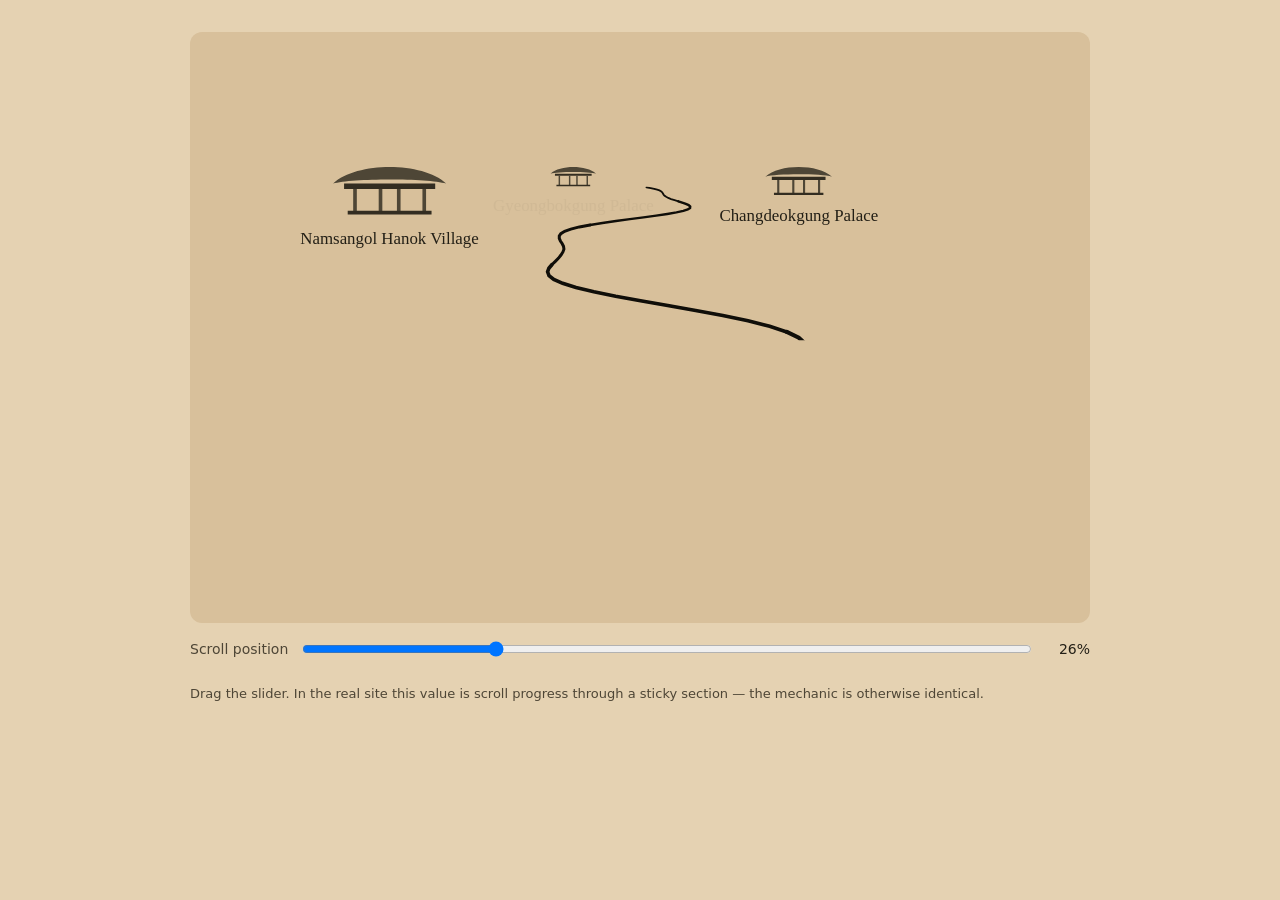
<file: journey-reference.html>
<!DOCTYPE html>
<html lang="en">
<head>
<meta charset="utf-8">
<title>Journey mechanic — reference implementation</title>
<style>
  body { margin:0; padding:32px; background:#E5D2B2; font-family:system-ui,sans-serif; }
  .frame { max-width:900px; margin:0 auto; }
  .stage { border-radius:12px; overflow:hidden; background:#D8C09B; }
  .ctl { display:flex; align-items:center; gap:12px; margin-top:16px; }
  .ctl label { font-size:14px; color:#4E4636; }
  .ctl input { flex:1; }
  .ctl span { font-size:14px; min-width:44px; text-align:right; color:#231F16; }
  p.note { max-width:900px; margin:24px auto 0; font-size:13px; line-height:1.7; color:#4E4636; }
</style>
</head>
<body>

<!--
  REFERENCE IMPLEMENTATION — the "journey" section.

  This is a WORKING DEMO of the scroll mechanic described in BUILD-PLAN.md
  section 4. Open it in a browser and drag the slider to see the intended effect.

  WHAT IT DOES
  The viewer travels forward along a road receding to a vanishing point near the
  top of the frame. A thin ink line — the road — winds left and right, drawing
  itself from the distance toward the viewer. Four locations appear as small
  paintings near the vanishing point, grow as they approach, drift outward to the
  left and right, and pass out of frame behind the viewer.

  WHEN PORTING THIS INTO THE SITE
  1. Replace the slider with scroll progress through a sticky container.
     `p` is 0 at the top of the section and 1 at the bottom. Nothing else changes.
  2. Replace the placeholder roof shapes with the four location panel images.
  3. Make the SVG fill the viewport and recompute CX from its width.
  4. Budget 400-500vh of scroll for the sticky container.

  DO NOT rewrite this using CSS 3D transforms or `perspective`. The line and the
  panels must share one vanishing point, which is far easier when one function
  drives both — and `perspective` combined with `overflow:hidden` stutters in iOS
  in-app browsers, which is where most of this site's traffic comes from.
-->

<div class="frame">
  <div class="stage">
    <svg id="sc" viewBox="0 0 640 420" style="display:block;width:100%">
      <g id="imgs"></g>   <!-- location panels, furthest drawn first -->
      <g id="ln"></g>     <!-- the road -->
    </svg>
  </div>
  <div class="ctl">
    <label for="w">Scroll position</label>
    <input type="range" id="w" min="0" max="100" step="1" value="26">
    <span id="v">26%</span>
  </div>
</div>

<p class="note">
  Drag the slider. In the real site this value is scroll progress through a
  sticky section — the mechanic is otherwise identical.
</p>

<script>
(function(){

  /* ---- Projection constants -------------------------------------------
     Everything on screen is positioned by its DEPTH (d). Scroll reduces d,
     so objects approach the viewer. One projection drives both the road and
     the panels, which is what keeps them locked to the same vanishing point. */

  var F  = 700,   // focal length. Higher = flatter, lower = more dramatic.
      CX = 320,   // horizontal centre (recompute from viewport width when porting)
      HZ = 96,    // horizon line, y. The vanishing point.
      GY = 62,    // ground plane offset below eye level
      DF = 3000,  // far clipping depth
      DN = 130;   // near clipping depth

  // Perspective scale at a given depth. This is the whole trick.
  function scale(d){ return F / d; }

  var imgs = document.getElementById('imgs'),
      ln   = document.getElementById('ln'),
      sl   = document.getElementById('w'),
      out  = document.getElementById('v'),
      L    = Math.log(DF) - Math.log(DN);

  function cl(a){ return a < 0 ? 0 : a > 1 ? 1 : a; }

  /* ---- The road, in world space ---------------------------------------
     IMPORTANT: this describes the road as seen FROM ABOVE — a plan view.
     The projection generates the on-screen curve. You never author the
     shape you see; you author the plan and let perspective do the rest.

     Amplitude is damped with distance. Without the damping the near end of
     the road swings hundreds of pixels off screen, because perspective
     magnifies everything close to the camera.

     The second sine wave at a non-integer frequency ratio is what stops the
     meander looking symmetrical and machine-made. Replacing this whole
     function with a hand-drawn plan view is an improvement — see the plan. */

  function worldX(d){
    var u   = (Math.log(DF) - Math.log(Math.max(d, DN))) / L,
        phi = u * 3.4 * Math.PI,
        amp = 95 * Math.min(1, Math.pow(d / 700, 0.6));
    return amp * (Math.sin(phi) + 0.28 * Math.sin(2.7 * phi + 1.1)) / 1.2;
  }

  /* ---- Build the road once --------------------------------------------
     Depths are sampled LOGARITHMICALLY. Linear sampling bunches all the
     detail up near the horizon and leaves the near section coarse.

     The road is drawn as six chained polyline segments with increasing
     stroke-width, because SVG cannot taper a single stroke. Round linecaps
     make the joins invisible. */

  var pts = [];
  for (var i = 0; i <= 90; i++){
    var d = DF * Math.pow(DN / DF, i / 90), k = scale(d);
    pts.push([ CX + worldX(d) * k, HZ + GY * k ]);
  }

  var seg = '';
  for (var c = 0; c < 6; c++){
    var a = c * 15, b = Math.min(90, a + 15),
        dd = 'M ' + pts[a][0].toFixed(1) + ' ' + pts[a][1].toFixed(1);
    for (var j = a + 1; j <= b; j++)
      dd += ' L ' + pts[j][0].toFixed(1) + ' ' + pts[j][1].toFixed(1);
    seg += '<path d="' + dd + '" fill="none" stroke="#100E09" stroke-width="'
         + (1.3 + c * 0.42).toFixed(2) + '" stroke-linecap="round"/>';
  }
  ln.innerHTML = seg;

  /* ---- Location panels -------------------------------------------------
     Placeholder roof shapes. Replace with the four location images.
     Each sits BESIDE the road at its own depth — offset from worldX(d), not
     from centre — so they line the road rather than floating near it. */

  var roof = '<path d="M8 40 C34 16, 106 16, 132 40 C112 34, 28 34, 8 40 Z" fill="#4E4636"/>'
           + '<path d="M20 40 h100 v6 H20 Z" fill="#332D21"/>'
           + '<path d="M32 46 v26 M60 46 v26 M80 46 v26 M108 46 v26" stroke="#4E4636" stroke-width="4"/>'
           + '<path d="M24 72 h92" stroke="#332D21" stroke-width="4"/>';

  var spots = [
    { d:3500, s:-1, n:'Gyeongbokgung Palace' },   // s = side of the road
    { d:2650, s: 1, n:'Changdeokgung Palace' },
    { d:1900, s:-1, n:'Namsangol Hanok Village' },
    { d:1150, s: 1, n:'Jeonju Hanok Village' }
  ];

  var TRAVEL = 3150;  // how much depth one full scroll covers

  function draw(val){
    var p = val / 100, off = p * TRAVEL, s = '';
    out.textContent = Math.round(val) + '%';

    // Reveal the road from far to near, so it grows TOWARD the viewer.
    ln.style.clipPath = 'inset(0 0 ' + Math.round(100 - Math.min(100, p * 130)) + '% 0)';

    // Painter's algorithm: furthest drawn first so nearer panels overlap.
    var sorted = spots
      .map(function(o){ return { o:o, d:o.d - off }; })
      .sort(function(a,b){ return b.d - a.d; });

    sorted.forEach(function(it){
      var d = it.d;
      if (d < 145) return;                    // passed the camera

      var k  = scale(d),
          x  = CX + (worldX(d) + it.o.s * 230) * k,   // beside the road
          gy = HZ + GY * k,                            // sits on the ground plane
          // fade in from the far limit, fade out as it passes. Nothing pops.
          op = Math.min(cl((3500 - d) / 400), cl((d - 165) / 320)),
          // labels only in the mid-range, at FIXED size — scaled text is absurd up close
          lo = op * cl((d - 460) / 260) * cl((2700 - d) / 520);

      if (op <= 0.01) return;

      s += '<g opacity="' + op.toFixed(2) + '" transform="translate('
         + (x - 70 * k).toFixed(1) + ',' + (gy - 84 * k).toFixed(1)
         + ') scale(' + k.toFixed(3) + ')">' + roof + '</g>';

      if (lo > 0.02)
        s += '<text x="' + x.toFixed(1) + '" y="' + (gy + 15).toFixed(1)
           + '" text-anchor="middle" font-family="serif" font-size="12"'
           + ' fill="#231F16" opacity="' + lo.toFixed(2) + '">' + it.o.n + '</text>';
    });

    imgs.innerHTML = s;
  }

  sl.addEventListener('input', function(){ draw(+sl.value); });
  draw(26);

})();
</script>
</body>
</html>
</file>
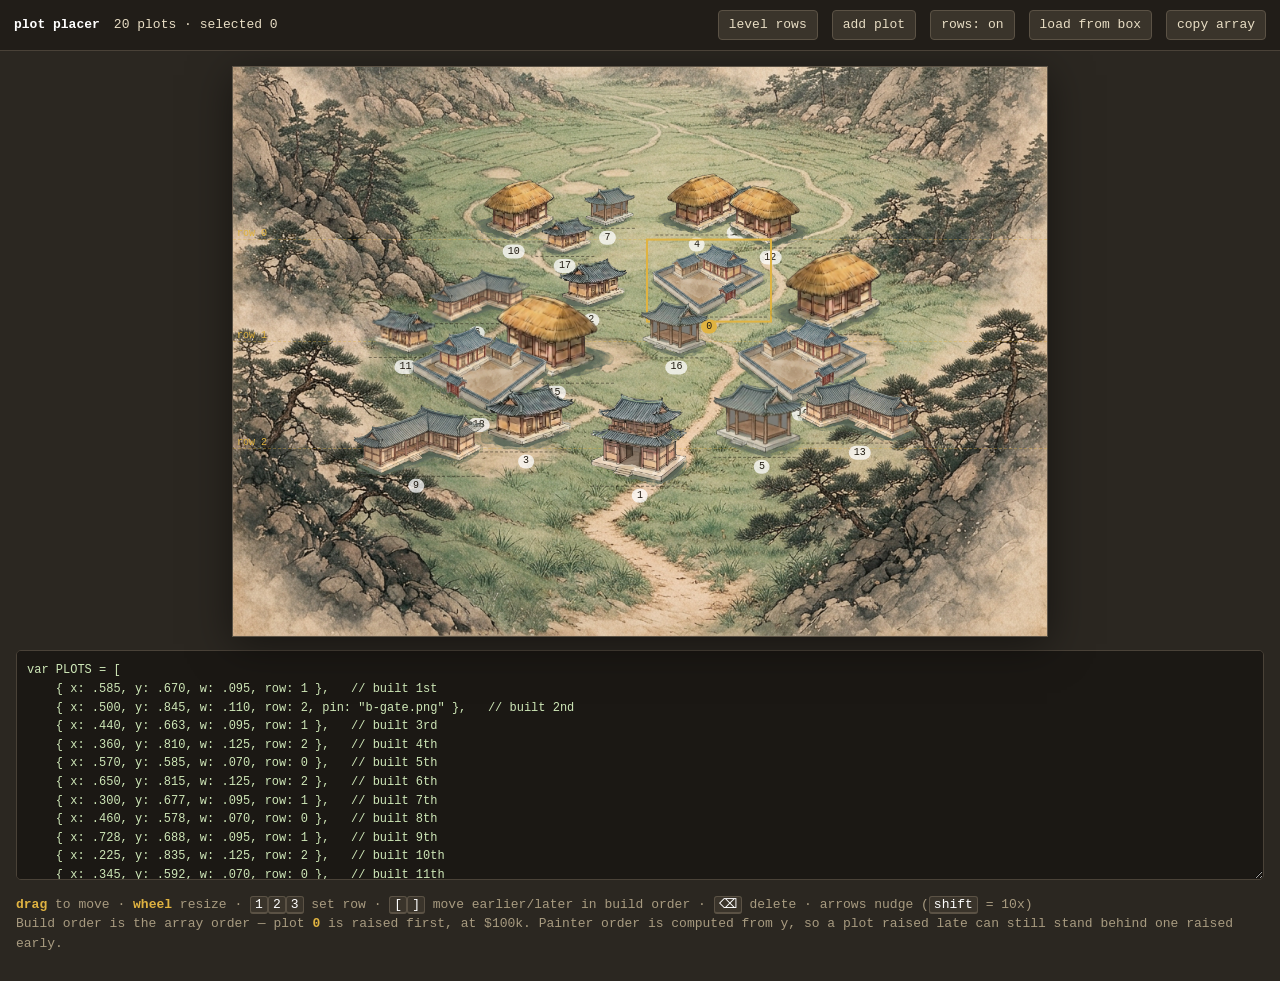
<file: tools/place.html>
<!DOCTYPE html>
<html lang="en">
<head>
<meta charset="utf-8">
<title>HANOK — village plot placer</title>
<!--
  DEV TOOL, not part of the site. Keep tools/ out of the deploy folder.

  Drag the buildings onto the base plate, then copy the array at the
  bottom into PLOTS in js/village.js.

  Why this exists: a plot's x/y/w are fractions of the base plate, so
  they change completely the moment the real Recraft art replaces the
  placeholder (different aspect, different terrain, different places a
  building can plausibly stand). Hand-editing fifteen sets of three
  numbers against a painting you cannot see is miserable and wrong.

  It draws the village exactly the way the site does — same seeded type
  assignment, same mirroring, same painter order — so what you arrange
  here is what ships.

    ?plate=field-wall   place against a different base plate
    ?seed=STRING        same as the site's ?seed=
-->
<style>
  :root{
    --paper:#DFCEA5; --ink:#211B11; --line:#8A7C61;
  }
  *{ box-sizing:border-box; }
  body{
    margin:0; background:#2b2721; color:#e8ddc4;
    font:13px/1.5 ui-monospace,Menlo,Consolas,monospace;
  }
  header{
    position:sticky; top:0; z-index:5; background:#211d18;
    border-bottom:1px solid #4a4238; padding:10px 14px;
    display:flex; gap:14px; align-items:center; flex-wrap:wrap;
  }
  header b{ color:#fff; font-weight:600; }
  header .sp{ flex:1; }
  button{
    font:inherit; background:#3a342b; color:#e8ddc4; border:1px solid #5b5245;
    border-radius:4px; padding:4px 10px; cursor:pointer;
  }
  button:hover{ background:#4a4238; }
  kbd{
    background:#3a342b; border:1px solid #5b5245; border-bottom-width:2px;
    border-radius:3px; padding:0 4px; color:#fff;
  }
  #wrap{ padding:16px; }
  #stage{
    position:relative; margin:0 auto; background:var(--paper);
    box-shadow:0 0 0 1px #5b5245, 0 8px 40px rgba(0,0,0,.5);
    user-select:none;
  }
  #plate{ display:block; width:100%; height:100%; }
  #plate.miss{ opacity:.15; }
  .plot{
    position:absolute; transform:translate(-50%,-100%);
    transform-origin:50% 100%; cursor:grab;
  }
  .plot img{ display:block; width:100%; height:auto; pointer-events:none; }
  .plot.flip img{ transform:scaleX(-1); }
  .plot::after{
    content:attr(data-i); position:absolute; left:50%; top:100%;
    transform:translate(-50%,2px);
    font:10px/1 ui-monospace,monospace; color:#211B11;
    background:rgba(255,255,255,.75); border-radius:8px; padding:2px 5px;
    pointer-events:none;
  }
  .plot .base{
    position:absolute; left:50%; bottom:0; width:100%; height:0;
    border-top:1px dashed rgba(33,27,17,.5); transform:translateX(-50%);
  }
  .plot.sel{ outline:2px solid #E0B341; outline-offset:3px; cursor:grabbing; }
  .plot.sel::after{ background:#E0B341; }
  .rowline{
    position:absolute; left:0; right:0; height:0;
    border-top:1px dashed rgba(224,179,65,.35); pointer-events:none;
  }
  .rowline span{
    position:absolute; left:4px; top:-14px; font-size:10px; color:#E0B341;
  }
  #out{
    width:100%; height:230px; margin-top:14px; background:#1b1814;
    color:#cfe8b8; border:1px solid #4a4238; border-radius:5px;
    padding:10px; font:12px/1.55 ui-monospace,monospace; resize:vertical;
  }
  #note{ margin-top:8px; color:#a89b80; }
  #note b{ color:#E0B341; }
</style>
</head>
<body>

<header>
  <b>plot placer</b>
  <span id="info">—</span>
  <span class="sp"></span>
  <button id="bLevel">level rows</button>
  <button id="bAdd">add plot</button>
  <button id="bGrid">rows: on</button>
  <button id="bLoad">load from box</button>
  <button id="bCopy">copy array</button>
</header>

<div id="wrap">
  <div id="stage">
    <img id="plate" alt="">
  </div>

  <textarea id="out" spellcheck="false"></textarea>
  <p id="note">
    <b>drag</b> to move · <b>wheel</b> resize · <kbd>1</kbd><kbd>2</kbd><kbd>3</kbd> set row
    · <kbd>[</kbd><kbd>]</kbd> move earlier/later in build order
    · <kbd>⌫</kbd> delete · arrows nudge (<kbd>shift</kbd> = 10x)
    <br>
    Build order is the array order — plot <b>0</b> is raised first, at $100k.
    Painter order is computed from y, so a plot raised late can still stand behind one raised early.
  </p>
</div>

<script>
/* ---- the same deterministic choices js/village.js makes ---------- */

/* MUST match TYPES in js/village.js (files, rows, scale) or the
   placer shows a different village than the site ships. */
var TYPES = [
  { file:"b-house.png",    scale:1.0,  rows:[0,1,2] },
  { file:"b-lhouse.png",   scale:1.35, rows:[1,2]   },
  { file:"b-pavilion.png", scale:0.95, rows:[0,1,2] },
  { file:"b-walled.png",   scale:1.5,  rows:[1,2]   },
  { file:"b-thatch.png",   scale:1.45, rows:[0,1]   },
  { file:"b-gate.png",     scale:1.1,  rows:[]      }   // pin-only
];

function qs(k){
  var m = new RegExp("[?&]" + k + "=([^&]+)").exec(location.search);
  return m ? decodeURIComponent(m[1]) : null;
}
function hash32(s){
  var h = 2166136261 >>> 0, i;
  for (i = 0; i < s.length; i++){ h ^= s.charCodeAt(i); h = Math.imul(h, 16777619) >>> 0; }
  return h >>> 0;
}
function rnd(seed){
  var t = (seed + 0x6D2B79F5) >>> 0;
  t = Math.imul(t ^ (t >>> 15), t | 1) >>> 0;
  t = (t ^ (t + Math.imul(t ^ (t >>> 7), t | 61))) >>> 0;
  return ((t ^ (t >>> 14)) >>> 0) / 4294967296;
}
var SEED = hash32(qs("seed") || "hanok");

function assign(){
  var order = PLOTS.map(function(_, i){ return i; }).sort(function(a, b){
    return PLOTS[a].row - PLOTS[b].row || PLOTS[a].x - PLOTS[b].x;
  });
  var out = [], prev = null, prevRow = -1;
  order.forEach(function(i){
    if (PLOTS[i].pin){
      var pinned = TYPES.filter(function(t){ return t.file === PLOTS[i].pin; })[0];
      if (pinned){ out[i] = pinned; return; }
    }
    var ok = TYPES.filter(function(t){ return t.rows.indexOf(PLOTS[i].row) >= 0; });
    if (!ok.length) ok = TYPES.filter(function(t){ return t.rows.length; });
    var at = Math.floor(rnd(SEED ^ Math.imul(i + 1, 2654435761)) * ok.length) % ok.length;
    if (ok.length > 1 && PLOTS[i].row === prevRow && ok[at] === prev) at = (at + 1) % ok.length;
    out[i] = ok[at];
    prev = ok[at]; prevRow = PLOTS[i].row;
  });
  return out;
}
function flipped(i){ return rnd(SEED ^ Math.imul(i + 101, 40503)) < 0.45; }

/* ---- starting positions ----------------------------------------- */
/* Paste the live array from js/village.js into the box and hit
   "load from box" to edit what is actually shipping.

   Coordinates are in the SQUARE MASTER's space (field-square.png),
   exactly as js/village.js stores them; the crop table below remaps
   for whichever band is being displayed. MUST match PLATE_CROP in
   js/village.js. */

var PLATE_CROP = {
  "field":        [0.410, 1],
  "field-tall":   [0.195, 1],
  "field-wide":   [0.547, 1],
  "field-square": [0, 1]
};
var CROP = PLATE_CROP[(qs("plate") || "field")] || [0, 1];
function toPlate(y){ return (y - CROP[0]) / (CROP[1] - CROP[0]); }
function toMaster(y){ return CROP[0] + y * (CROP[1] - CROP[0]); }

var PLOTS = [
  { x:.585, y:.670, w:.095, row:1 },
  { x:.500, y:.845, w:.110, row:2, pin:"b-gate.png" },
  { x:.440, y:.663, w:.095, row:1 },
  { x:.360, y:.810, w:.125, row:2 },
  { x:.570, y:.585, w:.070, row:0 },
  { x:.650, y:.815, w:.125, row:2 },
  { x:.300, y:.677, w:.095, row:1 },
  { x:.460, y:.578, w:.070, row:0 },
  { x:.728, y:.688, w:.095, row:1 },
  { x:.225, y:.835, w:.125, row:2 },
  { x:.345, y:.592, w:.070, row:0 },
  { x:.212, y:.712, w:.090, row:1 },
  { x:.660, y:.598, w:.070, row:0 },
  { x:.770, y:.800, w:.115, row:2 },
  { x:.620, y:.573, w:.070, row:0 },
  { x:.395, y:.738, w:.100, row:1 },
  { x:.545, y:.712, w:.095, row:1 },
  { x:.408, y:.607, w:.072, row:0 },
  { x:.302, y:.772, w:.115, row:2 },
  { x:.700, y:.760, w:.110, row:2 }
];

/* ---- wiring ----------------------------------------------------- */

var stage = document.getElementById("stage"),
    plate = document.getElementById("plate"),
    out   = document.getElementById("out"),
    info  = document.getElementById("info"),
    sel   = 0, showRows = true, drag = null;

var BASE = (qs("plate") || "field") + ".png";
plate.onerror = function(){
  plate.classList.add("miss");
  stage.style.aspectRatio = "900 / 380";
  info.textContent = "art/village/" + BASE + " missing — placing on a blank field";
  draw();
};
plate.onload = function(){
  stage.style.aspectRatio = plate.naturalWidth + " / " + plate.naturalHeight;
  info.textContent = BASE + "  " + plate.naturalWidth + "x" + plate.naturalHeight;
  fit();
  draw();
};
plate.src = "../art/village/" + BASE;

/* Fit the whole plate on screen. You cannot judge where a building
   stands while scrolling past half the field. */
function fit(){
  var ar = (plate.naturalWidth && plate.naturalHeight)
         ? plate.naturalWidth / plate.naturalHeight : 900 / 380;
  var w = Math.min(window.innerWidth - 32, 1500, (window.innerHeight - 330) * ar);
  stage.style.width = Math.max(420, w) + "px";
}
window.addEventListener("resize", fit);
fit();

function rowY(r){
  var ys = PLOTS.filter(function(p){ return p.row === r; }).map(function(p){ return p.y; });
  return ys.length ? ys.reduce(function(a, b){ return a + b; }, 0) / ys.length : null;
}

function draw(){
  var chosen = assign();
  Array.prototype.slice.call(stage.querySelectorAll(".plot,.rowline"))
    .forEach(function(n){ n.remove(); });

  if (showRows){
    [0, 1, 2].forEach(function(r){
      var y = rowY(r);
      if (y === null) return;
      var l = document.createElement("div");
      l.className = "rowline";
      l.style.top = (toPlate(y) * 100) + "%";
      l.innerHTML = "<span>row " + r + "</span>";
      stage.appendChild(l);
    });
  }

  PLOTS.map(function(_, i){ return i; })
    .sort(function(a, b){ return PLOTS[a].y - PLOTS[b].y; })
    .forEach(function(i){
      var p = PLOTS[i], d = document.createElement("div");
      d.className = "plot" + (i === sel ? " sel" : "") + (flipped(i) ? " flip" : "");
      d.style.left  = (p.x * 100) + "%";
      d.style.top   = (toPlate(p.y) * 100) + "%";
      d.style.width = (p.w * (chosen[i].scale || 1) * 100) + "%";
      d.setAttribute("data-i", i);
      d.innerHTML = '<img src="../art/village/' + chosen[i].file + '" alt=""><i class="base"></i>';
      d.addEventListener("mousedown", function(e){
        e.preventDefault();
        sel = i;
        var r = stage.getBoundingClientRect();
        drag = { i: i, dx: p.x - (e.clientX - r.left) / r.width,
                       dy: toPlate(p.y) - (e.clientY - r.top) / r.height };
        draw();
      });
      stage.appendChild(d);
    });

  emit();
}

window.addEventListener("mousemove", function(e){
  if (!drag) return;
  var r = stage.getBoundingClientRect(), p = PLOTS[drag.i];
  p.x = Math.max(0, Math.min(1, (e.clientX - r.left) / r.width + drag.dx));
  p.y = toMaster(Math.max(0, Math.min(1, (e.clientY - r.top) / r.height + drag.dy)));
  place();
});
window.addEventListener("mouseup", function(){
  if (drag){ drag = null; draw(); }
});

/* move only, without rebuilding the DOM — keeps dragging smooth */
function place(){
  var chosen = assign();
  Array.prototype.slice.call(stage.querySelectorAll(".plot")).forEach(function(d){
    var i = +d.getAttribute("data-i"), p = PLOTS[i];
    d.style.left = (p.x * 100) + "%";
    d.style.top  = (toPlate(p.y) * 100) + "%";
    d.style.width = (p.w * (chosen[i].scale || 1) * 100) + "%";
  });
  emit();
}

stage.addEventListener("wheel", function(e){
  if (!PLOTS[sel]) return;
  e.preventDefault();
  PLOTS[sel].w = Math.max(.02, Math.min(.6, PLOTS[sel].w * (e.deltaY > 0 ? .96 : 1.042)));
  place();
}, { passive: false });

window.addEventListener("keydown", function(e){
  var p = PLOTS[sel];
  if (document.activeElement === out) return;
  var step = (e.shiftKey ? .01 : .001);
  if (e.key === "ArrowLeft"  && p){ p.x -= step; place(); e.preventDefault(); }
  else if (e.key === "ArrowRight" && p){ p.x += step; place(); e.preventDefault(); }
  else if (e.key === "ArrowUp"    && p){ p.y -= step; place(); e.preventDefault(); }
  else if (e.key === "ArrowDown"  && p){ p.y += step; place(); e.preventDefault(); }
  else if (e.key === "1" && p){ p.row = 0; draw(); }
  else if (e.key === "2" && p){ p.row = 1; draw(); }
  else if (e.key === "3" && p){ p.row = 2; draw(); }
  else if (e.key === "[" && sel > 0){
    PLOTS.splice(sel - 1, 0, PLOTS.splice(sel, 1)[0]); sel--; draw();
  }
  else if (e.key === "]" && sel < PLOTS.length - 1){
    PLOTS.splice(sel + 1, 0, PLOTS.splice(sel, 1)[0]); sel++; draw();
  }
  else if (e.key === "Backspace" || e.key === "Delete"){
    if (PLOTS.length > 1){ PLOTS.splice(sel, 1); sel = Math.max(0, sel - 1); draw(); }
  }
});

document.getElementById("bAdd").onclick = function(){
  var p = PLOTS[sel] || { x:.5, y:.7, w:.17, row:1 };
  PLOTS.push({ x: Math.min(.95, p.x + .06), y: p.y, w: p.w, row: p.row });
  sel = PLOTS.length - 1;
  draw();
};
document.getElementById("bGrid").onclick = function(){
  showRows = !showRows;
  this.textContent = "rows: " + (showRows ? "on" : "off");
  draw();
};
/* Snap every plot in a row onto that row's mean ground line. Buildings
   in one depth band must share a ground line or the perspective reads
   as broken — much easier to enforce with a button than by eye. */
document.getElementById("bLevel").onclick = function(){
  [0, 1, 2].forEach(function(r){
    var y = rowY(r);
    if (y === null) return;
    PLOTS.forEach(function(p){ if (p.row === r) p.y = y; });
  });
  draw();
};
document.getElementById("bLoad").onclick = function(){
  try {
    var txt = out.value.trim().replace(/^var\s+PLOTS\s*=\s*/, "").replace(/;\s*$/, "");
    var v = JSON.parse(txt.replace(/(\w+)\s*:/g, '"$1":').replace(/,\s*([\]}])/g, "$1"));
    if (!Array.isArray(v) || !v.length) throw new Error("not an array of plots");
    PLOTS = v.map(function(p){
      var o = { x:+p.x, y:+p.y, w:+p.w, row: p.row | 0 };
      if (p.pin) o.pin = String(p.pin);
      return o;
    });
    sel = 0;
    draw();
  } catch (err){
    info.textContent = "could not parse: " + err.message;
  }
};
document.getElementById("bCopy").onclick = function(){
  out.select();
  document.execCommand("copy");
  info.textContent = "copied " + PLOTS.length + " plots";
};

function emit(){
  var w = Math.max.apply(null, PLOTS.map(function(p){ return p.w.toFixed(3).length; }));
  out.value = "var PLOTS = [\n" + PLOTS.map(function(p, i){
    return "    { x: " + p.x.toFixed(3).replace(/^0/, "") +
           ", y: " + p.y.toFixed(3).replace(/^0/, "") +
           ", w: " + p.w.toFixed(3).replace(/^0/, "").padEnd(w - 1) +
           ", row: " + p.row +
           (p.pin ? ', pin: "' + p.pin + '"' : "") + " }" +
           (i < PLOTS.length - 1 ? "," : "") +
           "   // built " + (i + 1) + (i === 0 ? "st" : i === 1 ? "nd" : i === 2 ? "rd" : "th");
  }).join("\n") + "\n  ];";
  info.textContent = PLOTS.length + " plots · selected " + sel;
}

draw();
</script>
</body>
</html>
</file>
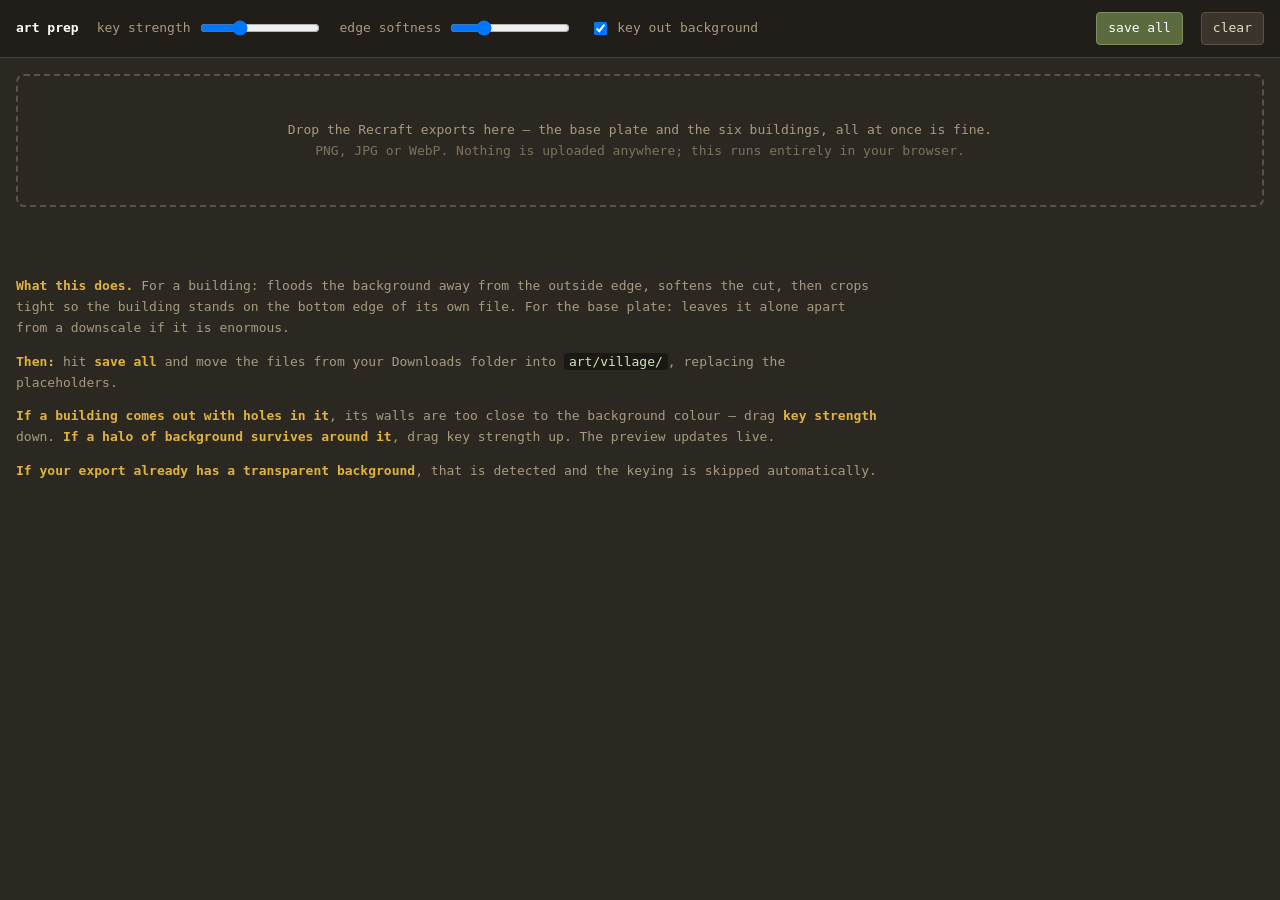
<file: tools/prep.html>
<!DOCTYPE html>
<html lang="en">
<head>
<meta charset="utf-8">
<title>HANOK — village art prep</title>
<!--
  DEV TOOL, not part of the site. Keep tools/ out of the deploy folder.

  Drop the raw Recraft exports here. It keys out the background, trims to
  the building, and saves it with the right filename — so nothing has to
  be cropped by hand.

  Why the trim matters: js/village.js anchors a building by its
  BOTTOM-CENTRE, so a plot's y is the ground line. A building floating in
  the middle of a 1024x1024 export would stand a quarter of the way up in
  the air. A tight crop makes the bottom edge the ground line, which is
  the only contract the engine has.

  The keying floods in from the BORDER rather than removing every pixel
  that matches the background colour. A hanok's hanji walls are nearly
  parchment-coloured; a global colour key eats them and leaves a
  building with holes punched through it.
-->
<style>
  *{ box-sizing:border-box; }
  body{
    margin:0; background:#2b2721; color:#e8ddc4;
    font:13px/1.6 ui-monospace,Menlo,Consolas,monospace;
  }
  header{
    position:sticky; top:0; z-index:5; background:#211d18;
    border-bottom:1px solid #4a4238; padding:12px 16px;
    display:flex; gap:18px; align-items:center; flex-wrap:wrap;
  }
  header b{ color:#fff; }
  .sp{ flex:1; }
  label{ display:flex; gap:7px; align-items:center; color:#a89b80; }
  input[type=range]{ width:120px; }
  button{
    font:inherit; background:#3a342b; color:#e8ddc4; border:1px solid #5b5245;
    border-radius:4px; padding:5px 11px; cursor:pointer;
  }
  button:hover{ background:#4a4238; }
  button.go{ background:#5b6a3f; border-color:#7d8f5b; color:#fff; }
  #drop{
    margin:16px; padding:44px; border:2px dashed #5b5245; border-radius:8px;
    text-align:center; color:#a89b80;
  }
  #drop.hot{ border-color:#E0B341; color:#E0B341; background:#332e26; }
  #cards{ display:flex; flex-wrap:wrap; gap:14px; padding:0 16px 40px; }
  .card{
    background:#211d18; border:1px solid #4a4238; border-radius:7px;
    padding:11px; width:290px;
  }
  .card h3{ margin:0 0 8px; font-size:12px; color:#a89b80; font-weight:400;
            overflow:hidden; text-overflow:ellipsis; white-space:nowrap; }
  .shot{
    background:#DFCEA5
      repeating-conic-gradient(rgba(0,0,0,.05) 0 25%, transparent 0 50%) 0 0/16px 16px;
    border-radius:4px; display:flex; align-items:flex-end; justify-content:center;
    height:200px; overflow:hidden;
  }
  .shot canvas{ max-width:100%; max-height:200px; display:block; }
  .row{ display:flex; gap:7px; align-items:center; margin-top:9px; }
  select{
    font:inherit; background:#3a342b; color:#e8ddc4; border:1px solid #5b5245;
    border-radius:4px; padding:4px; flex:1;
  }
  .meta{ color:#7e735f; font-size:11px; margin-top:6px; }
  .warn{ color:#E0B341; }
  #help{ padding:0 16px 30px; color:#a89b80; max-width:900px; }
  #help b{ color:#E0B341; }
  code{ background:#1b1814; padding:1px 5px; border-radius:3px; color:#cfe8b8; }
</style>
</head>
<body>

<header>
  <b>art prep</b>
  <label>key strength <input type="range" id="tol" min="4" max="140" value="46"></label>
  <label>edge softness <input type="range" id="feather" min="0" max="4" value="1"></label>
  <label><input type="checkbox" id="autokey" checked> key out background</label>
  <span class="sp"></span>
  <button id="all" class="go">save all</button>
  <button id="clear">clear</button>
</header>

<div id="drop">
  Drop the Recraft exports here — the base plate and the six buildings, all at once is fine.
  <br><span style="color:#7e735f">PNG, JPG or WebP. Nothing is uploaded anywhere; this runs entirely in your browser.</span>
</div>

<div id="cards"></div>

<div id="help">
  <p><b>What this does.</b> For a building: floods the background away from
  the outside edge, softens the cut, then crops tight so the building
  stands on the bottom edge of its own file. For the base plate: leaves it
  alone apart from a downscale if it is enormous.</p>
  <p><b>Then:</b> hit <b>save all</b> and move the files from your Downloads
  folder into <code>art/village/</code>, replacing the placeholders.</p>
  <p><b>If a building comes out with holes in it</b>, its walls are too
  close to the background colour — drag <b>key strength</b> down. <b>If a
  halo of background survives around it</b>, drag key strength up. The
  preview updates live.</p>
  <p><b>If your export already has a transparent background</b>, that is
  detected and the keying is skipped automatically.</p>
</div>

<script>
var NAMES = [
  ["field.png",       "base plate — the valley"],
  ["field-wall.png",  "base plate — walled variant"],
  ["b-house.png",     "building — house"],
  ["b-lhouse.png",    "building — L-shaped house"],
  ["b-pavilion.png",  "building — pavilion"],
  ["b-walled.png",    "building — walled house"],
  ["b-thatch.png",    "building — thatched farmhouse"],
  ["b-gate.png",      "building — gate pavilion"]
];

var cards = [], used = 0;
var $ = function(id){ return document.getElementById(id); };

/* ---- image work -------------------------------------------------- */

function hasRealAlpha(px){
  /* any meaningfully transparent pixel anywhere in the border ring means
     the export already carries alpha and must not be keyed again */
  for (var i = 3; i < px.length; i += 4) if (px[i] < 240) return true;
  return false;
}

/* Flood the background inwards from every border pixel. Only what is
   CONNECTED to the outside is removed, so pale interior walls survive. */
function keyBorder(px, w, h, tol){
  var r = 0, g = 0, b = 0, n = 0, x, y, p, i;
  for (x = 0; x < w; x++){
    [0, h - 1].forEach(function(yy){
      p = (yy * w + x) * 4; r += px[p]; g += px[p+1]; b += px[p+2]; n++;
    });
  }
  for (y = 0; y < h; y++){
    [0, w - 1].forEach(function(xx){
      p = (y * w + xx) * 4; r += px[p]; g += px[p+1]; b += px[p+2]; n++;
    });
  }
  r /= n; g /= n; b /= n;

  var seen = new Uint8Array(w * h), stack = [];
  function push(sx, sy){
    if (sx < 0 || sy < 0 || sx >= w || sy >= h) return;
    var idx = sy * w + sx;
    if (seen[idx]) return;
    seen[idx] = 1;
    var q = idx * 4;
    if (Math.abs(px[q] - r) + Math.abs(px[q+1] - g) + Math.abs(px[q+2] - b) <= tol){
      px[q + 3] = 0;
      stack.push(sx, sy);
    }
  }
  for (x = 0; x < w; x++){ push(x, 0); push(x, h - 1); }
  for (y = 0; y < h; y++){ push(0, y); push(w - 1, y); }
  while (stack.length){
    y = stack.pop(); x = stack.pop();
    push(x + 1, y); push(x - 1, y); push(x, y + 1); push(x, y - 1);
  }
}

/* separable box blur on the alpha channel only — softens the cut so the
   building does not read as a sticker with a scissored edge */
function featherAlpha(px, w, h, rad){
  if (rad < 1) return;
  var a = new Float32Array(w * h), t = new Float32Array(w * h), i, x, y, s, c, k;
  for (i = 0; i < w * h; i++) a[i] = px[i * 4 + 3];
  for (y = 0; y < h; y++){
    for (x = 0; x < w; x++){
      s = 0; c = 0;
      for (k = -rad; k <= rad; k++){
        if (x + k >= 0 && x + k < w){ s += a[y * w + x + k]; c++; }
      }
      t[y * w + x] = s / c;
    }
  }
  for (x = 0; x < w; x++){
    for (y = 0; y < h; y++){
      s = 0; c = 0;
      for (k = -rad; k <= rad; k++){
        if (y + k >= 0 && y + k < h){ s += t[(y + k) * w + x]; c++; }
      }
      px[(y * w + x) * 4 + 3] = s / c;
    }
  }
}

function bbox(px, w, h){
  var x0 = w, y0 = h, x1 = -1, y1 = -1, x, y, a;
  for (y = 0; y < h; y++){
    for (x = 0; x < w; x++){
      a = px[(y * w + x) * 4 + 3];
      if (a > 10){
        if (x < x0) x0 = x;
        if (x > x1) x1 = x;
        if (y < y0) y0 = y;
        if (y > y1) y1 = y;
      }
    }
  }
  return x1 < 0 ? null : { x: x0, y: y0, w: x1 - x0 + 1, h: y1 - y0 + 1 };
}

function build(card){
  var img = card.img, isPlate = card.name.indexOf("field") === 0;
  var w = img.naturalWidth, h = img.naturalHeight, scale = 1;

  if (isPlate){
    /* leave the plate alone; just cap it so a 4k export is not shipped */
    scale = Math.min(1, 2048 / w);
    var pc = document.createElement("canvas");
    pc.width = Math.round(w * scale); pc.height = Math.round(h * scale);
    pc.getContext("2d").drawImage(img, 0, 0, pc.width, pc.height);
    card.out = pc;
    card.note = pc.width + "x" + pc.height + (scale < 1 ? " (downscaled)" : " (unchanged)");
    return;
  }

  var c = document.createElement("canvas");
  c.width = w; c.height = h;
  var ctx = c.getContext("2d", { willReadFrequently: true });
  ctx.drawImage(img, 0, 0);
  var id = ctx.getImageData(0, 0, w, h), px = id.data;

  var already = hasRealAlpha(px);
  if (!already && $("autokey").checked) keyBorder(px, w, h, +$("tol").value);
  featherAlpha(px, w, h, +$("feather").value);
  ctx.putImageData(id, 0, 0);

  var bb = bbox(px, w, h);
  if (!bb){
    card.out = null;
    card.note = "nothing left after keying — turn key strength down";
    card.warn = true;
    return;
  }

  var o = document.createElement("canvas");
  o.width = bb.w; o.height = bb.h;
  o.getContext("2d").drawImage(c, bb.x, bb.y, bb.w, bb.h, 0, 0, bb.w, bb.h);
  card.out = o;
  card.warn = false;
  card.note = bb.w + "x" + bb.h + " · trimmed from " + w + "x" + h +
              (already ? " · already transparent, not keyed" : "");
}

/* ---- ui ---------------------------------------------------------- */

function render(){
  var host = $("cards");
  host.innerHTML = "";
  cards.forEach(function(card, i){
    build(card);
    var d = document.createElement("div");
    d.className = "card";
    d.innerHTML =
      '<h3>' + card.file.name + '</h3>' +
      '<div class="shot"></div>' +
      '<div class="row"><select></select><button>save</button></div>' +
      '<div class="meta' + (card.warn ? " warn" : "") + '">' + card.note + '</div>';
    var shot = d.querySelector(".shot");
    if (card.out) shot.appendChild(card.out);

    var sel = d.querySelector("select");
    NAMES.forEach(function(nm){
      var o = document.createElement("option");
      o.value = nm[0];
      o.textContent = nm[0] + "  ·  " + nm[1];
      if (nm[0] === card.name) o.selected = true;
      sel.appendChild(o);
    });
    sel.onchange = function(){ card.name = sel.value; render(); };
    d.querySelector("button").onclick = function(){ save(card); };
    host.appendChild(d);
  });
}

function save(card){
  if (!card.out) return;
  card.out.toBlob(function(blob){
    var a = document.createElement("a");
    a.href = URL.createObjectURL(blob);
    a.download = card.name;
    a.click();
    setTimeout(function(){ URL.revokeObjectURL(a.href); }, 4000);
  }, "image/png");
}

function add(files){
  Array.prototype.forEach.call(files, function(f){
    if (!/^image\//.test(f.type)) return;
    var img = new Image();
    img.onload = function(){
      /* guess the slot from the filename, else take the next unused one */
      var guess = null, low = f.name.toLowerCase();
      NAMES.forEach(function(nm){
        var stem = nm[0].replace(/^b-|\.png$/g, "");
        if (!guess && low.indexOf(stem) >= 0) guess = nm[0];
      });
      cards.push({ file: f, img: img, name: guess || NAMES[Math.min(used++, NAMES.length - 1)][0] });
      render();
    };
    img.src = URL.createObjectURL(f);
  });
}

var drop = $("drop");
["dragenter", "dragover"].forEach(function(e){
  drop.addEventListener(e, function(ev){ ev.preventDefault(); drop.classList.add("hot"); });
});
["dragleave", "drop"].forEach(function(e){
  drop.addEventListener(e, function(ev){ ev.preventDefault(); drop.classList.remove("hot"); });
});
drop.addEventListener("drop", function(ev){ add(ev.dataTransfer.files); });
drop.addEventListener("click", function(){
  var inp = document.createElement("input");
  inp.type = "file"; inp.multiple = true; inp.accept = "image/*";
  inp.onchange = function(){ add(inp.files); };
  inp.click();
});
document.addEventListener("dragover", function(e){ e.preventDefault(); });
document.addEventListener("drop", function(e){ e.preventDefault(); });

$("tol").oninput = $("feather").oninput = $("autokey").onchange = render;
$("all").onclick = function(){ cards.forEach(function(c, i){ setTimeout(function(){ save(c); }, i * 350); }); };
$("clear").onclick = function(){ cards = []; used = 0; render(); };
</script>
</body>
</html>
</file>
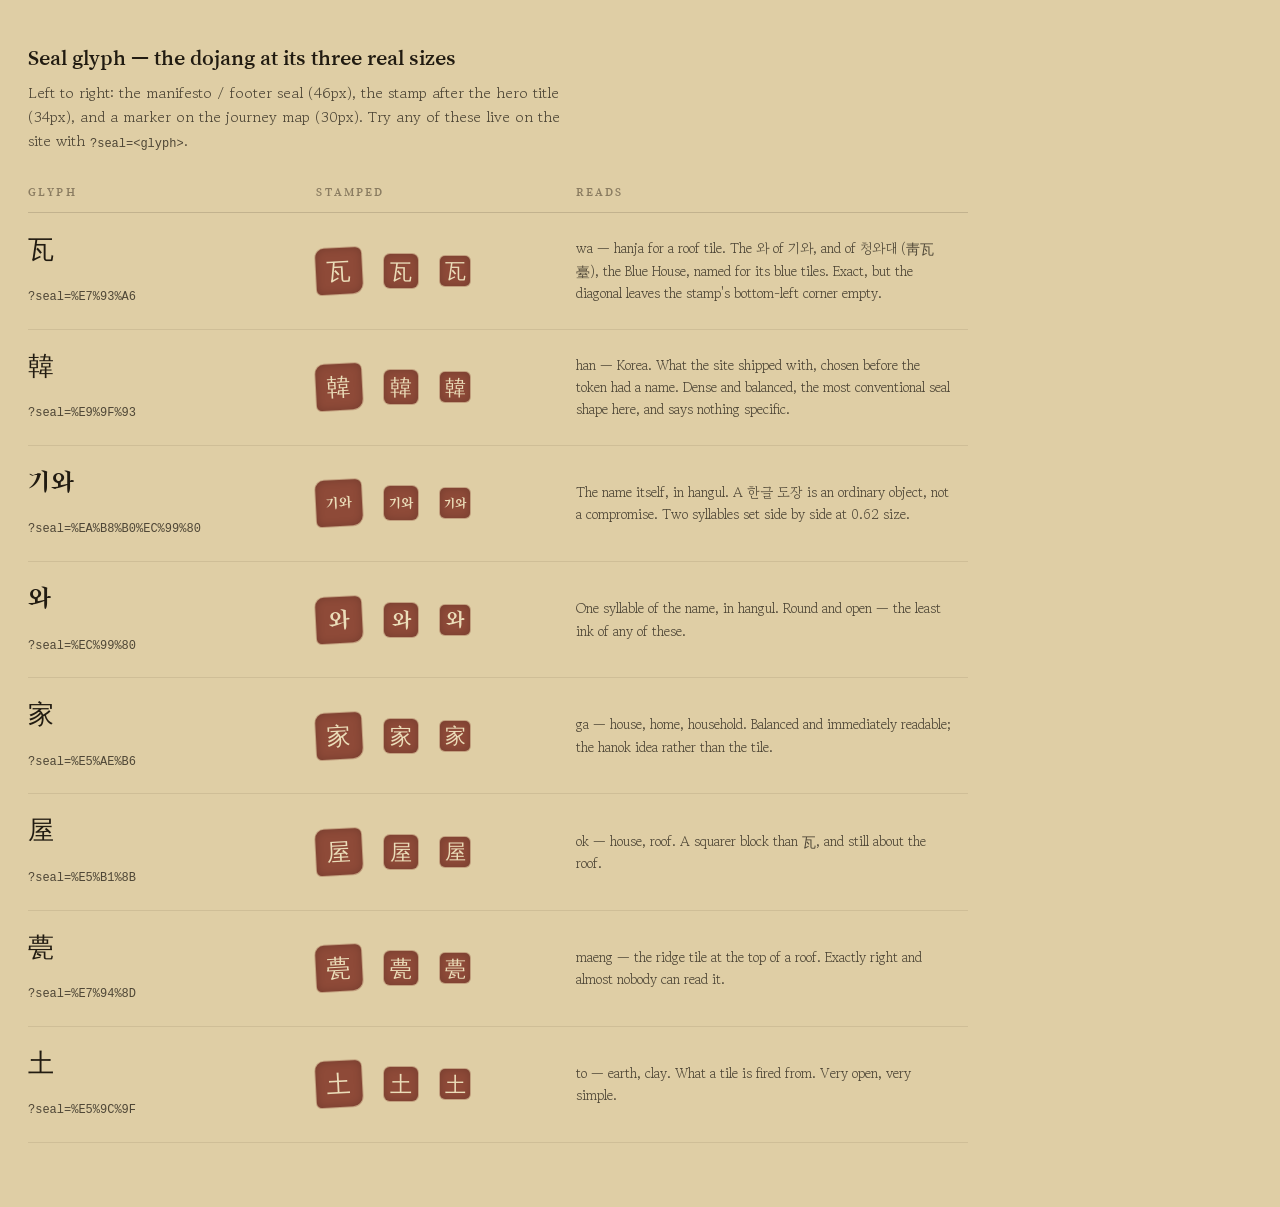
<file: tools/seal.html>
<!DOCTYPE html>
<html lang="en">
<head>
<meta charset="utf-8">
<title>HANOK — seal glyph comparison</title>
<!-- Dev-only. Draws the dojang at its three real sizes for each
     candidate glyph, in the site's own face and colours, so the choice
     can be made by looking instead of by description. The winner goes
     into CONFIG.token.seal (js/config.js) AND the favicon data-URI in
     index.html. Not part of the site — tools/ never ships. -->
<link rel="preconnect" href="https://fonts.googleapis.com">
<link rel="preconnect" href="https://fonts.gstatic.com" crossorigin>
<link href="https://fonts.googleapis.com/css2?family=Song+Myung&family=Gowun+Batang:wght@400;700&display=swap" rel="stylesheet">
<style>
  :root{
    --paper: #DFCEA5; --paper-light: #EBDDB9; --ink: #211B11;
    --ink-soft: #4E4636; --ink-faint: #8A7C61; --seal: #8E4A38;
    --font-display: "Song Myung", serif;
  }
  body{
    margin: 0; padding: 40px 28px 64px;
    background: var(--paper); color: var(--ink);
    font: 15px/1.6 "Gowun Batang", Georgia, serif;
  }
  h1{ font-family: var(--font-display); font-weight: 400; font-size: 22px; margin: 0 0 6px; }
  p.note{ color: var(--ink-soft); margin: 0 0 30px; max-width: 62ch; }
  table{ border-collapse: collapse; width: 100%; max-width: 940px; }
  th{
    font-family: var(--font-display); font-weight: 400; text-align: left;
    font-size: 12px; letter-spacing: .18em; text-transform: uppercase;
    color: var(--ink-faint); padding: 0 14px 10px 0; border-bottom: 1px solid rgba(138,124,97,.34);
  }
  td{ padding: 16px 14px 16px 0; border-bottom: 1px solid rgba(138,124,97,.2); vertical-align: middle; }
  td.gloss{ color: var(--ink-soft); font-size: 14px; max-width: 30ch; }
  code{ font: 12px ui-monospace, Consolas, monospace; color: var(--ink-soft); }

  /* the stamp itself, exactly as css/site.css cuts it */
  .seal{
    background: var(--seal); color: var(--paper-light);
    display: grid; place-items: center;
    font-family: var(--font-display); line-height: 1;
    box-shadow: 0 0 0 1px rgba(142,74,56,.35), inset 0 0 8px rgba(0,0,0,.18);
  }
  .s-hero{ width: 46px; height: 46px; border-radius: 9px 6px 10px 5px; transform: rotate(-3deg); }
  .s-title{ width: 34px; height: 34px; border-radius: 6px; }
  .s-mark{ width: 30px; height: 30px; border-radius: 5px; }
  .row{ display: flex; align-items: center; gap: 22px; }
</style>
</head>
<body>
<h1>Seal glyph — the dojang at its three real sizes</h1>
<p class="note">
  Left to right: the manifesto / footer seal (46px), the stamp after the
  hero title (34px), and a marker on the journey map (30px). Try any of
  these live on the site with <code>?seal=&lt;glyph&gt;</code>.
</p>
<table id="t">
  <thead><tr><th>Glyph</th><th>Stamped</th><th>Reads</th></tr></thead>
  <tbody></tbody>
</table>

<script>
var CANDIDATES = [
  ["瓦",   "wa — hanja for a roof tile. The 와 of 기와, and of 청와대 (靑瓦臺), the Blue House, named for its blue tiles. Exact, but the diagonal leaves the stamp's bottom-left corner empty."],
  ["韓",   "han — Korea. What the site shipped with, chosen before the token had a name. Dense and balanced, the most conventional seal shape here, and says nothing specific."],
  ["기와", "The name itself, in hangul. A 한글 도장 is an ordinary object, not a compromise. Two syllables set side by side at 0.62 size."],
  ["와",   "One syllable of the name, in hangul. Round and open — the least ink of any of these."],
  ["家",   "ga — house, home, household. Balanced and immediately readable; the hanok idea rather than the tile."],
  ["屋",   "ok — house, roof. A squarer block than 瓦, and still about the roof."],
  ["甍",   "maeng — the ridge tile at the top of a roof. Exactly right and almost nobody can read it."],
  ["土",   "to — earth, clay. What a tile is fired from. Very open, very simple."]
];
var tb = document.querySelector("#t tbody");
CANDIDATES.forEach(function(c){
  var g = c[0], q = g.length > 1 ? 0.62 : 1;
  var tr = document.createElement("tr");
  tr.innerHTML =
    '<td style="font-family:var(--font-display);font-size:26px">' + g +
      '<div><code>?seal=' + encodeURIComponent(g) + '</code></div></td>' +
    '<td><div class="row">' +
      '<div class="seal s-hero"  style="font-size:' + (24 * q) + 'px">' + g + '</div>' +
      '<div class="seal s-title" style="font-size:' + (22 * q) + 'px">' + g + '</div>' +
      '<div class="seal s-mark"  style="font-size:' + (21 * q) + 'px">' + g + '</div>' +
    '</div></td>' +
    '<td class="gloss">' + c[1] + '</td>';
  tb.appendChild(tr);
});
</script>
</body>
</html>
</file>
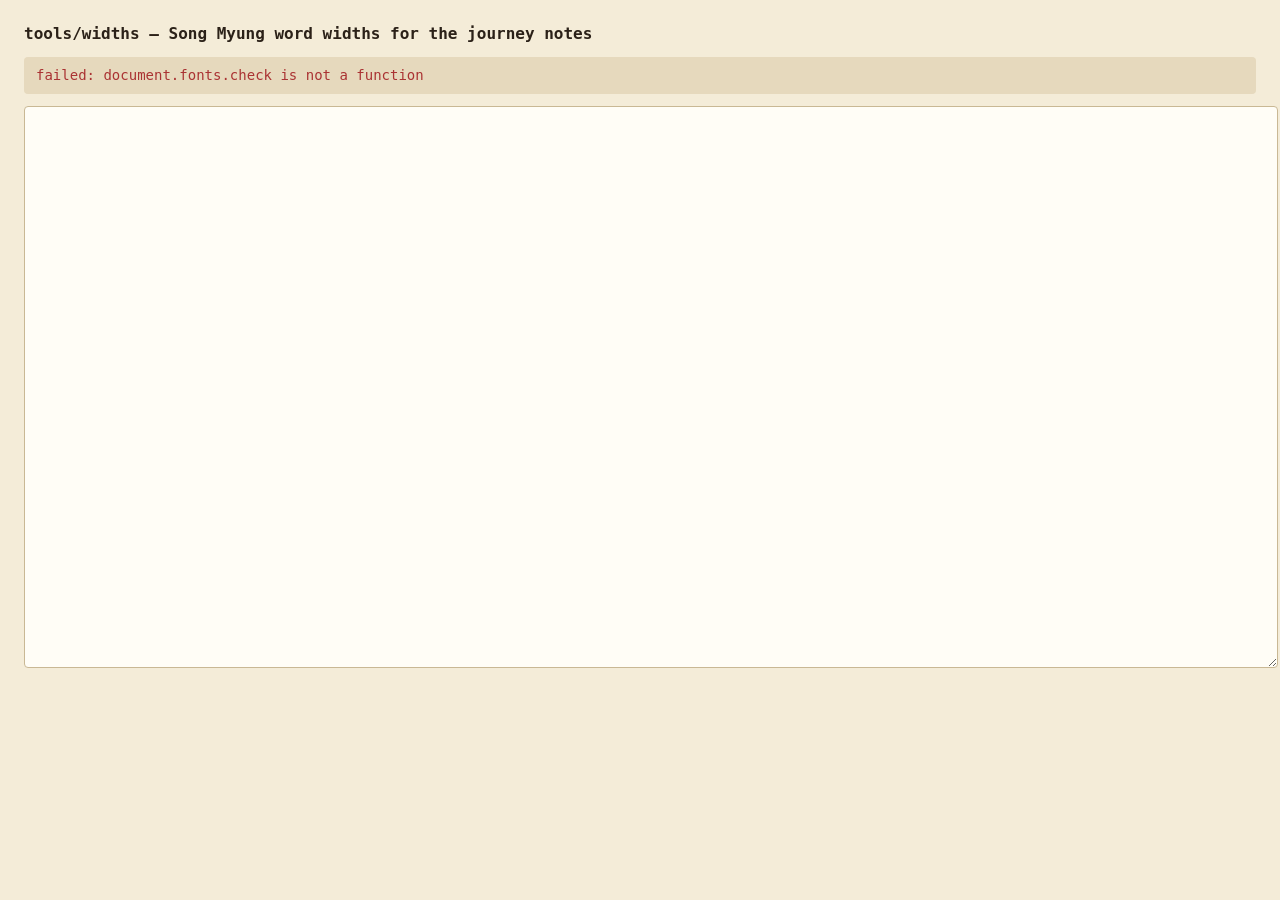
<file: tools/widths.html>
<!DOCTYPE html>
<meta charset="utf-8">
<title>tools/widths — measure the journey copy in Song Myung</title>
<!-- ================================================================
     MEASURE THE NOTES' WORDS, and write tools/songmyung-widths.json.

     WHY THIS EXISTS. tools/mapnote.js plans each note's block — the
     wrap, the width, the height — and the clearing is then cut to
     that block. If the tool's idea of a word's width is not the
     browser's, the plan is wrong and the text runs past the paper
     that was cleared for it. Until 2026-08-28 the widths were
     measured by hand in a console, so any new copy arrived with its
     words estimated at 0.44em a character: that fallback is out by
     up to 43% on a short Latin word and by 50% on Korean, and it
     under-estimates by ~6% on average — the direction that overflows.

     WHAT IT MEASURES, and why it matches: the page measures with
     `mctx.font = "100px " + DISPLAY_FONT; measureText(str).width`
     (js/journey.js, textW), so this does exactly that, in the same
     face, after document.fonts.load has actually landed it. The
     0.01em per-gap tracking journey.js adds is NOT baked in here —
     mapnote adds it itself, per line, from the character count.

     RUN IT:  node tools/serve.js, then open
     http://localhost:8137/tools/widths.html
     It measures, then POSTs the result straight back to
     tools/songmyung-widths.json (the one path tools/serve.js will
     write). Nothing to copy. Then re-run the pipeline from mapnote
     (README, THE CLEARINGS). Dev only — tools/ never ships.

     It reads the copy from js/journey.js with the same regex
     tools/mapnote.js uses, so the two cannot disagree about which
     words are on the sheet.
================================================================= -->
<!-- THE FACE ITSELF. Without this link the page has no @font-face for
     Song Myung, document.fonts.load has nothing to fetch, and the
     canvas quietly measures the next family in the stack. That is what
     happened on 2026-08-30: every width in the file was Times New
     Roman, 7-17% narrow, and mapnote planned every note to a measure
     the page could not hold. It is the same href index.html uses. -->
<link rel="stylesheet"
      href="https://fonts.googleapis.com/css2?family=Song+Myung&display=swap">
<style>
  body{font:14px/1.5 ui-monospace,Menlo,Consolas,monospace;margin:24px;background:#f4ecd8;color:#2b2118}
  h1{font:600 16px/1.3 ui-monospace,monospace;margin:0 0 12px}
  #status{padding:8px 12px;background:#e6d9bd;border-radius:4px;margin-bottom:12px}
  textarea{width:100%;height:60vh;font:12px/1.4 ui-monospace,monospace;background:#fffdf6;
           border:1px solid #c9b894;border-radius:4px;padding:10px;color:#2b2118}
  .warn{color:#a33}
</style>
<h1>tools/widths — Song Myung word widths for the journey notes</h1>
<div id="status">loading Song Myung…</div>
<textarea id="out" spellcheck="false"></textarea>
<script>
var FONT = '"Song Myung", "Times New Roman", serif';
/* CHECK THE FAMILY ALONE. document.fonts.check() over the whole stack
   is always true — "Times New Roman" and serif are installed — so it
   cannot tell you that the one face you care about is missing, which
   is exactly the failure it is there to catch. */
var FACE = '100px "Song Myung"';
var S = document.getElementById("status"), OUT = document.getElementById("out");

function say(m, bad){ S.innerHTML = m; S.className = bad ? "warn" : ""; }

/* the same lift tools/mapnote.js does — quoted strings joined with a
   space. Not a comma-strip: the copy is prose and keeps its commas,
   or the words measured here are not the words the page draws. */
/* A stop's copy may be one array of lines or several nested — a
   split note (js/journey.js, copyBlocks). So walk the brackets rather
   than matching one flat list: the old regex simply did not match a
   nested `copy`, and the stop that carried it was silently left out of
   the measurements. That is how stop 1 came to be measured as "3
   notes" on 2026-08-30. Every word of every block, flat, is all this
   file needs. */
function copyOf(js){
  var copy = [], names = [], re = /name:\s*"([^"]+)"[\s\S]*?copy:\s*\[/g, m;
  while ((m = re.exec(js))){
    var i0 = re.lastIndex - 1, depth = 0, inStr = false, i, ch;
    for (i = i0; i < js.length; i++){
      ch = js[i];
      if (inStr){ if (ch === '"') inStr = false; continue; }
      if (ch === '"'){ inStr = true; continue; }
      if (ch === "[") depth++;
      else if (ch === "]" && !--depth) break;
    }
    names.push(m[1]);
    copy.push((js.slice(i0, i + 1).match(/"[^"]*"/g) || [])
                .map(function(s){ return s.slice(1, -1); })
                .join(" ").replace(/\s+/g, " ").trim());
    re.lastIndex = i + 1;
  }
  return { copy: copy, names: names };
}

function measure(){
  var ctx = document.createElement("canvas").getContext("2d");
  ctx.font = "100px " + FONT;
  return function(s){ return ctx.measureText(s).width / 100; };
}

fetch("/js/journey.js").then(function(r){
  if (!r.ok) throw new Error("js/journey.js " + r.status);
  return r.text();
}).then(function(js){
  var got = copyOf(js);
  if (!got.copy.length) throw new Error("no copy blocks found in js/journey.js");
  /* load the face with a sample that covers Latin AND the Korean the
     copy carries, then wait for every face the page asks for */
  var sample = got.copy.join(" ").slice(0, 400);
  return Promise.all([
    document.fonts.load(FACE, sample),
    document.fonts.ready
  ]).then(function(){ return got; });
}).then(function(got){
  if (!document.fonts.check(FACE)){
    say("Song Myung did NOT load — the numbers below are the fallback serif's, " +
        "which is ~10% narrow and will plan every note past its clearing. " +
        "NOTHING HAS BEEN SAVED. Check the network and reload.", true);
    return;
  }

  var w = measure(), words = {}, n = 0;
  got.copy.forEach(function(t){
    t.split(" ").forEach(function(word){
      if (word && words[word] == null){ words[word] = +w(word).toFixed(3); n++; }
    });
  });

  /* the fallback: the mean width of a character across every word
     measured, so a word this file misses is estimated from THIS copy
     rather than from a number carried over from older text */
  var chars = 0, em = 0;
  Object.keys(words).forEach(function(k){ chars += k.length; em += words[k]; });
  var fallback = +(em / chars).toFixed(3);

  /* the caption is the place's name in caps, tracked — mapnote sizes
     it per character, so measure a capital's mean width the same way */
  var capChars = 0, capEm = 0;
  got.names.forEach(function(nm){
    var u = nm.toUpperCase(); capChars += u.length; capEm += w(u);
  });

  var out = {
    _: "em widths of each word of the journey copy in Song Myung, measured with canvas " +
       "measureText at 100px by tools/widths.html (open it on the dev server after any copy " +
       "change and save the result here). A word not here is estimated at fallbackEm a " +
       "character. tools/mapnote.js adds journey.js's 0.01em per-gap tracking itself.",
    space: +w(" ").toFixed(3),
    capEm: +(capEm / capChars).toFixed(3),
    fallbackEm: fallback,
    words: words
  };
  var json = JSON.stringify(out, null, 1);
  OUT.value = json;
  var head = "measured <b>" + n + "</b> distinct words in " + got.copy.length + " notes · " +
             "space " + out.space + "em · fallback " + out.fallbackEm + "em/char · " +
             "cap " + out.capEm + "em/char";
  say(head + " — saving…");
  console.log("WIDTHS_JSON_BEGIN\n" + json + "\nWIDTHS_JSON_END");

  /* save it where mapnote reads it, so there is no clipboard step to
     forget — tools/serve.js writes this one path and no other */
  return fetch("/tools/songmyung-widths.json", {
    method: "POST", headers: { "content-type": "application/json" }, body: json
  }).then(function(r){
    if (!r.ok) return r.text().then(function(t){ throw new Error(r.status + " " + t); });
    say(head + " — <b>saved to tools/songmyung-widths.json</b>. Now re-run " +
        "<code>node tools/mapnote.js tools/shape.json</code> and the rest of THE CLEARINGS.");
  }).catch(function(e){
    say(head + " — could NOT save (" + e.message + "). The JSON is below and on your " +
        "clipboard; paste it over <b>tools/songmyung-widths.json</b> by hand.", true);
    try { navigator.clipboard.writeText(json); } catch (e2){}
  });
}).catch(function(e){
  say("failed: " + e.message, true);
  console.error(e);
});
</script>
</file>
